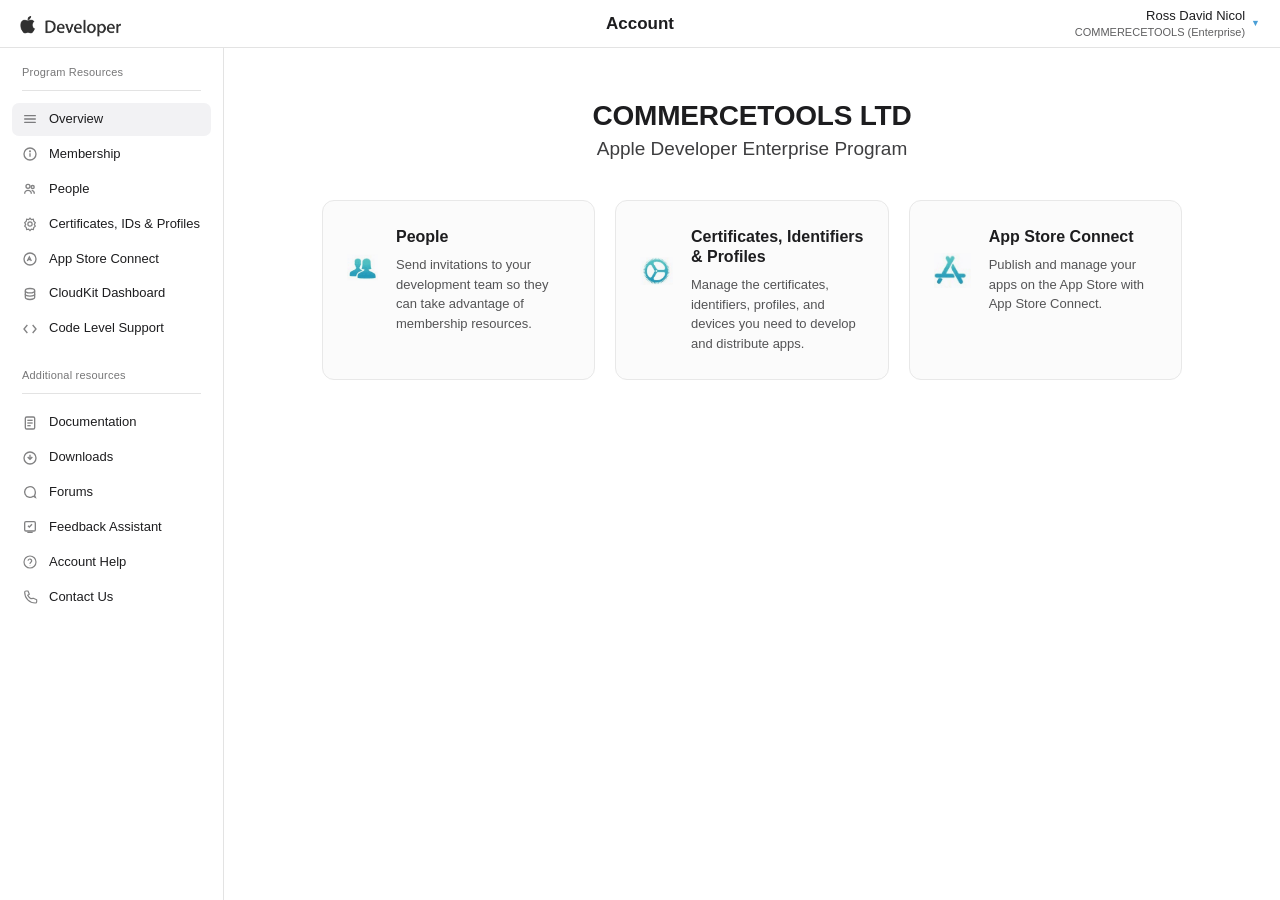
<file: index.html>
<!DOCTYPE html>
<html lang="en">
<head>
<meta charset="UTF-8" />
<meta name="viewport" content="width=device-width, initial-scale=1.0" />
<title>Account</title>
<link rel="stylesheet" href="style.css" />
</head>
<body>

  <!-- ===== TOP BAR ===== -->
  <header class="topbar">
    <div class="logo-slot" title="Your logo"></div>        <!-- red = your logo -->
    <div class="title">Account</div>
    <div class="user">
      <span>Ross David Nicol <small>COMMERECETOOLS (Enterprise) </small></span>
      <span class="chev">▼</span>
    </div>
  </header>

  <div class="shell">

    <!-- ===== SIDEBAR ===== -->
    <aside class="sidebar">
      <div class="side-group">Program Resources</div>
      <div class="side-divider"></div>

      <a class="nav-item active" href="index.html">
        <svg class="ic" viewBox="0 0 24 24" fill="none" stroke="currentColor" stroke-width="2" stroke-linecap="round"><line x1="4" y1="7" x2="20" y2="7"/><line x1="4" y1="12" x2="20" y2="12"/><line x1="4" y1="17" x2="20" y2="17"/></svg>Overview</a>
      <a class="nav-item" href="membership.html">
        <svg class="ic" viewBox="0 0 24 24" fill="none" stroke="currentColor" stroke-width="2"><circle cx="12" cy="12" r="9"/><line x1="12" y1="11" x2="12" y2="16"/><circle cx="12" cy="8" r=".6" fill="currentColor"/></svg>Membership</a>
      <a class="nav-item" href="#">
        <svg class="ic" viewBox="0 0 24 24" fill="none" stroke="currentColor" stroke-width="2"><circle cx="9" cy="8" r="3"/><circle cx="16" cy="9" r="2.3"/><path d="M4 19c0-3 2.5-5 5-5s5 2 5 5"/><path d="M14.5 14c2.2.3 4 2 4 5"/></svg>People</a>
      <a class="nav-item" href="#">
        <svg class="ic" viewBox="0 0 24 24" fill="none" stroke="currentColor" stroke-width="1.8"><path d="M12 3.2l2 2.3 3-.6.6 3 2.3 2-1.4 2.7 1.4 2.7-2.3 2-.6 3-3-.6-2 2.3-2-2.3-3 .6-.6-3-2.3-2 1.4-2.7-1.4-2.7 2.3-2 .6-3 3 .6z"/><circle cx="12" cy="12" r="3.2"/></svg>Certificates, IDs & Profiles</a>
      <a class="nav-item" href="#">
        <svg class="ic" viewBox="0 0 24 24" fill="none" stroke="currentColor" stroke-width="2"><circle cx="12" cy="12" r="9"/><path d="M8 15l3-6 3 6M9.3 13h3.4"/></svg>App Store Connect</a>
      <a class="nav-item" href="#">
        <svg class="ic" viewBox="0 0 24 24" fill="none" stroke="currentColor" stroke-width="2"><ellipse cx="12" cy="7" rx="7" ry="3.2"/><path d="M5 7v5c0 1.8 3.1 3.2 7 3.2s7-1.4 7-3.2V7"/><path d="M5 12v5c0 1.8 3.1 3.2 7 3.2s7-1.4 7-3.2v-5"/></svg>CloudKit Dashboard</a>
      <a class="nav-item" href="#">
        <svg class="ic" viewBox="0 0 24 24" fill="none" stroke="currentColor" stroke-width="2"><path d="M8 6l-5 6 5 6M16 6l5 6-5 6"/></svg>Code Level Support</a>
      
      <div class="side-space"></div>
      <div class="side-group">Additional resources</div>
      <div class="side-divider"></div>

      <a class="nav-item" href="#">
        <svg class="ic" viewBox="0 0 24 24" fill="none" stroke="currentColor" stroke-width="2"><rect x="5" y="3" width="14" height="18" rx="2"/><line x1="8" y1="8" x2="16" y2="8"/><line x1="8" y1="12" x2="16" y2="12"/><line x1="8" y1="16" x2="13" y2="16"/></svg>Documentation</a>
      <a class="nav-item" href="#">
        <svg class="ic" viewBox="0 0 24 24" fill="none" stroke="currentColor" stroke-width="2"><circle cx="12" cy="12" r="9"/><path d="M12 7v7M8.5 10.5L12 14l3.5-3.5"/></svg>Downloads</a>
      <a class="nav-item" href="#">
        <svg class="ic" viewBox="0 0 24 24" fill="none" stroke="currentColor" stroke-width="2"><path d="M20 12a8 8 0 1 0-3.2 6.4L20 20l-1.2-3A7.9 7.9 0 0 0 20 12z"/></svg>Forums</a>
      <a class="nav-item" href="#">
        <svg class="ic" viewBox="0 0 24 24" fill="none" stroke="currentColor" stroke-width="2"><rect x="4" y="4" width="16" height="14" rx="2"/><path d="M8 20h8M9 10l2 2 4-4"/></svg>Feedback Assistant</a>
      <a class="nav-item" href="#">
        <svg class="ic" viewBox="0 0 24 24" fill="none" stroke="currentColor" stroke-width="1.75" stroke-linecap="round" stroke-linejoin="round"><circle cx="12" cy="12" r="9"/><path d="M9.2 9.3a2.8 2.8 0 0 1 5.4 1c0 1.8-2.6 2.2-2.6 4"/><circle cx="12" cy="17" r=".6" fill="currentColor" stroke="none"/></svg>Account Help
     <a class="nav-item" href="#">
        <svg class="ic" viewBox="0 0 24 24" fill="none" stroke="currentColor" stroke-width="1.75" stroke-linecap="round" stroke-linejoin="round"><path d="M6 3h3l2 5-2.5 1.5a11 11 0 0 0 5 5L17 14l5 2v3a2 2 0 0 1-2 2A16 16 0 0 1 4 5a2 2 0 0 1 2-2z"/></svg>Contact Us
</a>
    </aside>

    <!-- ===== MAIN ===== -->
    <main class="main">
      <div class="page-head">
        <h1>COMMERCETOOLS LTD      </h1>
        <div class="sub">Apple Developer Enterprise Program</div>
      </div>

      <section class="cards">
        <div class="card">
          <svg xmlns="http://www.w3.org/2000/svg" xmlns:xlink="http://www.w3.org/1999/xlink" width="100" height="81" viewBox="0 0 100 81">
  <image xlink:href="[data-uri]" x="0" y="0" width="100" height="81"/>
</svg>
          <div><h3>People</h3><p>Send invitations to your development team so they can take advantage of membership resources.</p></div>
        </div>
        <div class="card">
          <svg xmlns="http://www.w3.org/2000/svg" xmlns:xlink="http://www.w3.org/1999/xlink" width="106" height="88" viewBox="0 0 106 88">
  <image xlink:href="[data-uri]" x="0" y="0" width="106" height="88"/>
</svg>
          <div><h3>Certificates, Identifiers & Profiles</h3><p>Manage the certificates, identifiers, profiles, and devices you need to develop and distribute apps.</p></div>
        </div>
        <div class="card">
         <svg xmlns="http://www.w3.org/2000/svg" xmlns:xlink="http://www.w3.org/1999/xlink" width="93" height="87" viewBox="0 0 93 87">
  <image xlink:href="[data-uri]" x="0" y="0" width="93" height="87"/>
</svg>
          <div><h3>App Store Connect</h3><p>Publish and manage your apps on the App Store with App Store Connect.</p></div>
        </div>
      </section>
    </main>

  </div>
</body>
</html>
</file>
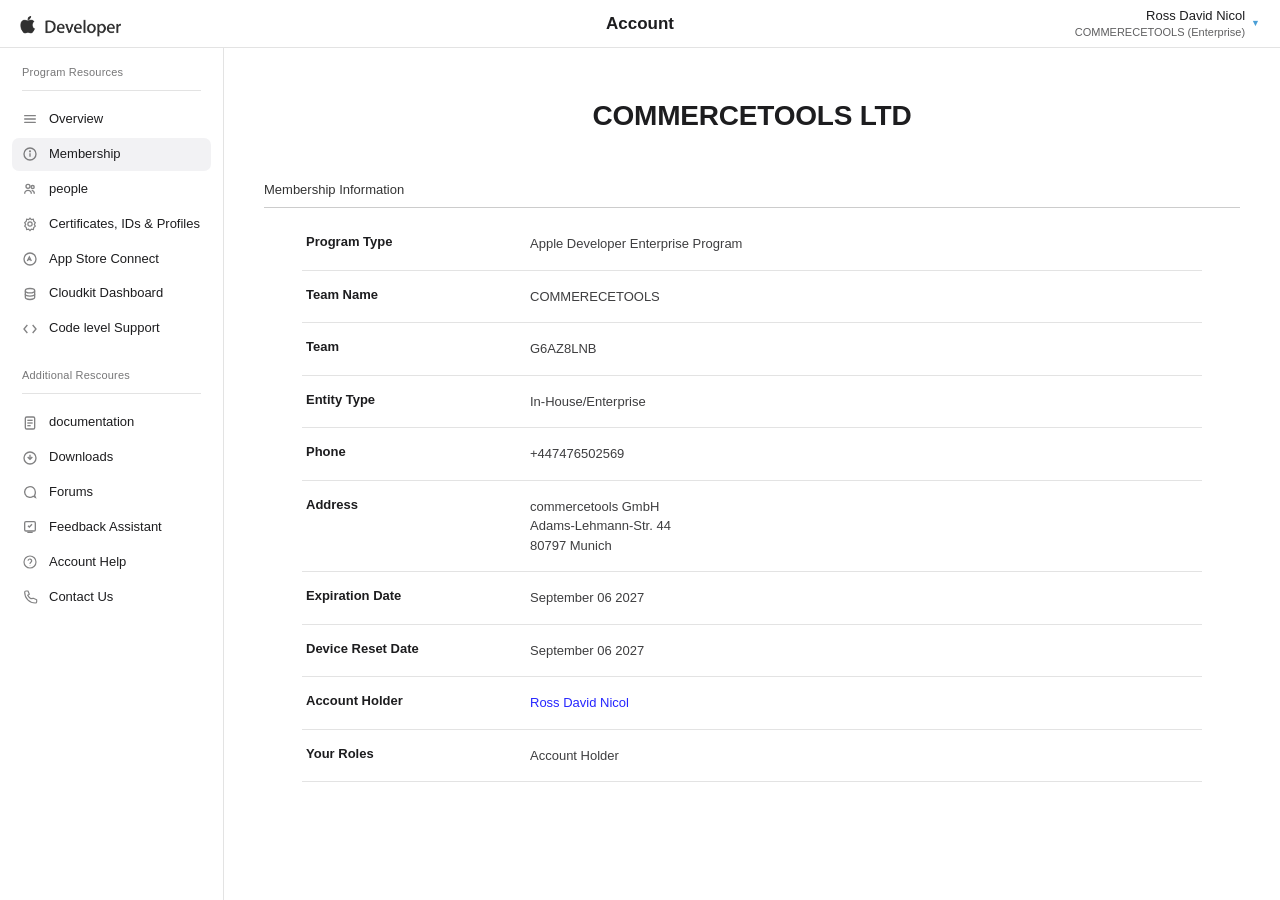
<file: membership.html>
<!DOCTYPE html>
<html lang="en">
<head>
<meta charset="UTF-8" />
<meta name="viewport" content="width=device-width, initial-scale=1.0" />
<title>Lorem Ipsum</title>
<link rel="stylesheet" href="style.css" />
</head>
<body>

  <!-- ===== TOP BAR ===== -->
  <header class="topbar">
    <div class="logo-slot" title="Your logo"></div>        <!-- red = your logo -->
    <div class="title">Account</div>
    <div class="user">
      <span>Ross David Nicol <small>COMMERECETOOLS (Enterprise)
</small></span>
      <span class="chev">▼</span>
    </div>
  </header>

  <div class="shell">

    <!-- ===== SIDEBAR (Membership active) ===== -->
    <aside class="sidebar">
      <div class="side-group">Program Resources</div>
      <div class="side-divider"></div>

      <a class="nav-item" href="index.html">
        <svg class="ic" viewBox="0 0 24 24" fill="none" stroke="currentColor" stroke-width="2" stroke-linecap="round"><line x1="4" y1="7" x2="20" y2="7"/><line x1="4" y1="12" x2="20" y2="12"/><line x1="4" y1="17" x2="20" y2="17"/></svg>Overview</a>
      <a class="nav-item active" href="membership.html">
        <svg class="ic" viewBox="0 0 24 24" fill="none" stroke="currentColor" stroke-width="2"><circle cx="12" cy="12" r="9"/><line x1="12" y1="11" x2="12" y2="16"/><circle cx="12" cy="8" r=".6" fill="currentColor"/></svg>Membership</a>
      <a class="nav-item" href="#">
        <svg class="ic" viewBox="0 0 24 24" fill="none" stroke="currentColor" stroke-width="2"><circle cx="9" cy="8" r="3"/><circle cx="16" cy="9" r="2.3"/><path d="M4 19c0-3 2.5-5 5-5s5 2 5 5"/><path d="M14.5 14c2.2.3 4 2 4 5"/></svg>people</a>
      <a class="nav-item" href="#">
        <svg class="ic" viewBox="0 0 24 24" fill="none" stroke="currentColor" stroke-width="1.8"><path d="M12 3.2l2 2.3 3-.6.6 3 2.3 2-1.4 2.7 1.4 2.7-2.3 2-.6 3-3-.6-2 2.3-2-2.3-3 .6-.6-3-2.3-2 1.4-2.7-1.4-2.7 2.3-2 .6-3 3 .6z"/><circle cx="12" cy="12" r="3.2"/></svg>Certificates, IDs & Profiles</a>
      <a class="nav-item" href="#">
        <svg class="ic" viewBox="0 0 24 24" fill="none" stroke="currentColor" stroke-width="2"><circle cx="12" cy="12" r="9"/><path d="M8 15l3-6 3 6M9.3 13h3.4"/></svg>App Store Connect</a>
      <a class="nav-item" href="#">
        <svg class="ic" viewBox="0 0 24 24" fill="none" stroke="currentColor" stroke-width="2"><ellipse cx="12" cy="7" rx="7" ry="3.2"/><path d="M5 7v5c0 1.8 3.1 3.2 7 3.2s7-1.4 7-3.2V7"/><path d="M5 12v5c0 1.8 3.1 3.2 7 3.2s7-1.4 7-3.2v-5"/></svg>Cloudkit Dashboard</a>
      <a class="nav-item" href="#">
        <svg class="ic" viewBox="0 0 24 24" fill="none" stroke="currentColor" stroke-width="2"><path d="M8 6l-5 6 5 6M16 6l5 6-5 6"/></svg>Code level Support</a>

      <div class="side-space"></div>
      <div class="side-group">Additional Rescoures</div>
      <div class="side-divider"></div>

      <a class="nav-item" href="#">
        <svg class="ic" viewBox="0 0 24 24" fill="none" stroke="currentColor" stroke-width="2"><rect x="5" y="3" width="14" height="18" rx="2"/><line x1="8" y1="8" x2="16" y2="8"/><line x1="8" y1="12" x2="16" y2="12"/><line x1="8" y1="16" x2="13" y2="16"/></svg>documentation</a>
      <a class="nav-item" href="#">
        <svg class="ic" viewBox="0 0 24 24" fill="none" stroke="currentColor" stroke-width="2"><circle cx="12" cy="12" r="9"/><path d="M12 7v7M8.5 10.5L12 14l3.5-3.5"/></svg>Downloads</a>
      <a class="nav-item" href="#">
        <svg class="ic" viewBox="0 0 24 24" fill="none" stroke="currentColor" stroke-width="2"><path d="M20 12a8 8 0 1 0-3.2 6.4L20 20l-1.2-3A7.9 7.9 0 0 0 20 12z"/></svg>Forums</a>
      <a class="nav-item" href="#">
        <svg class="ic" viewBox="0 0 24 24" fill="none" stroke="currentColor" stroke-width="2"><rect x="4" y="4" width="16" height="14" rx="2"/><path d="M8 20h8M9 10l2 2 4-4"/></svg>Feedback Assistant</a>
      <a class="nav-item" href="#">
        <svg class="ic" viewBox="0 0 24 24" fill="none" stroke="currentColor" stroke-width="1.75" stroke-linecap="round" stroke-linejoin="round"><circle cx="12" cy="12" r="9"/><path d="M9.2 9.3a2.8 2.8 0 0 1 5.4 1c0 1.8-2.6 2.2-2.6 4"/><circle cx="12" cy="17" r=".6" fill="currentColor" stroke="none"/></svg>Account Help
     <a class="nav-item" href="#">
        <svg class="ic" viewBox="0 0 24 24" fill="none" stroke="currentColor" stroke-width="1.75" stroke-linecap="round" stroke-linejoin="round"><path d="M6 3h3l2 5-2.5 1.5a11 11 0 0 0 5 5L17 14l5 2v3a2 2 0 0 1-2 2A16 16 0 0 1 4 5a2 2 0 0 1 2-2z"/></svg>Contact Us</a>
    </aside>

    <!-- ===== MAIN (details table) ===== -->
    <main class="main">
      <div class="page-head">
        <h1>COMMERCETOOLS LTD</h1>
              </div>
<div class="section-heading">
    Membership Information
</div>
     <section class="details">
        <div class="row"><div class="label">Program Type</div><div class="value">Apple Developer Enterprise Program</div></div>
        <div class="row"><div class="label">Team Name</div><div class="value">COMMERECETOOLS</div></div>
         <div class="row"><div class="label">Team</div><div class="value">G6AZ8LNB</div></div>
        <div class="row"><div class="label">Entity Type</div><div class="value">In-House/Enterprise</div></div>
        <div class="row"><div class="label">Phone</div><div class="value">+447476502569</div></div>
        <div class="row"><div class="label">Address</div><div class="value">commercetools GmbH<br>Adams-Lehmann-Str. 44<br>80797 Munich</div></div>
        <div class="row"><div class="label">Expiration Date</div><div class="value">September 06 2027</div></div>
        <div class="row"><div class="label">Device Reset Date</div><div class="value">September 06 2027</div></div>
        <div class="row"><div class="label">Account Holder</div><div class="value blue-text">Ross David Nicol</div></div>
        <div class="row"><div class="label">Your Roles</div><div class="value">Account Holder</div></div>
      </section>
    </main>

  </div>
</body>
</html>
</file>
<file: style.css>
/* ===================================================================
   Shared styles — one font, one text color everywhere.
   Change the two tokens below to restyle the whole site.
=================================================================== */
:root{
  --logo:url('logo.png');       /* your logo */
  --text:#1d1d1f;               /* SINGLE text color — used for all text */
  --font:-apple-system,BlinkMacSystemFont,"SF Pro Text","Helvetica Neue",Arial,sans-serif;  /* SINGLE font */
  --blue:#4a9fd6;               /* icon tint only (not text) */
  --line:#e3e3e3;
  --sidebar-sel:#f2f2f4;
  --card-bg:#fbfbfb;
  --card-line:#e8e8e8;
}

*{box-sizing:border-box;margin:0;padding:0;}
html,body{height:100%;}
body{font-family:var(--font);color:var(--text);background:#fff;-webkit-font-smoothing:antialiased;font-size:14px;}

/* every text element inherits the one color + one font */
h1,h2,h3,p,a,span,div,th,td{color:var(--text);font-family:var(--font);}
a{text-decoration:none;}
a:focus-visible,.nav-item:focus-visible{outline:2px solid var(--blue);outline-offset:2px;border-radius:7px;}

/* ===== TOP BAR ===== */
.topbar{position:relative;display:flex;align-items:center;justify-content:space-between;
  height:48px;padding:0 20px;border-bottom:1px solid var(--line);}   /* bar height — keep a bit taller than logo */
.logo-slot{width:116px;height:30px;border-radius:4px;background:transparent;         /* logo size — change these two numbers */
  background-image:var(--logo);background-size:contain;background-repeat:no-repeat;background-position:left center;}
.topbar .title{position:absolute;left:50%;transform:translateX(-50%);font-size:17px;font-weight:600;}
.user{font-size:13px;display:flex;align-items:center;gap:6px;text-align:right;line-height:1.3;}
.user small{font-size:11px;opacity:.7;display:block;}
.user .chev{font-size:9px;color:#4a9fd6;}

/* ===== LAYOUT ===== */
.shell{display:flex;min-height:calc(100vh - 48px);}

/* ===== SIDEBAR ===== */
.sidebar{width:224px;flex-shrink:0;border-right:1px solid var(--line);padding:18px 12px;}
.side-group{font-size:11px;opacity:.6;padding:0 10px 8px;letter-spacing:.2px;}
.side-divider{height:1px;background:var(--line);margin:4px 10px 12px;}
.nav-item{display:flex;align-items:center;gap:11px;padding:8px 10px;border-radius:7px;
  font-size:13px;line-height:1.3;margin-bottom:2px;transition:background .12s ease;}
.nav-item:hover{background:#f7f7f8;}
.nav-item.active{background:var(--sidebar-sel);font-weight:500;}
.nav-item .ic{width:16px;height:16px;flex-shrink:0;opacity:.55;}
.side-space{height:22px;}

/* ===== MAIN ===== */
.main{flex:1;padding:44px 40px;}
.page-head{text-align:center;margin:8px 0 40px;}
.page-head h1{font-size:28px;font-weight:600;letter-spacing:-.2px;margin-bottom:6px;}
.page-head .sub{font-size:19px;font-weight:400;opacity:.85;}

/* ===== OVERVIEW CARDS ===== */
.cards{display:grid;grid-template-columns:repeat(3,minmax(0,1fr));gap:20px;max-width:860px;margin:0 auto;}
.card{background:var(--card-bg);border:1px solid var(--card-line);border-radius:12px;padding:26px 24px;
  display:flex;gap:18px;align-items:flex-start;transition:border-color .15s ease,box-shadow .15s ease;}
.card:hover{border-color:#d9d9db;box-shadow:0 1px 6px rgba(0,0,0,.05);}
.card .icon{flex-shrink:0;width:56px;height:56px;color:var(--blue);}
.card h3{font-size:16px;font-weight:600;margin-bottom:8px;line-height:1.25;}
.card p{font-size:13px;line-height:1.5;opacity:.75;}

/* ===== DETAILS TABLE (page 2) ===== */

.details{max-width:900px;margin:0 auto;}
.row{display:grid;grid-template-columns:200px 1fr;gap:24px;padding:16px 4px;border-bottom:1px solid var(--line);}
.row .label{font-weight:600;font-size:13px;}
.row .value{font-size:13px;line-height:1.5;opacity:.85;}
.blue-text {
    color: blue;
}
.section-heading {
    border-bottom: 1px solid #ccc;
    padding: 10px 0;
    margin-bottom: 10px;
    margin-left: 0;
    font-size: 13px;
    color: #333;
}
@media(prefers-reduced-motion:reduce){*{transition:none!important;}}
@media(max-width:820px){
  .cards{grid-template-columns:1fr;}
  .sidebar{display:none;}
  .main{padding:28px 20px;}
  .row{grid-template-columns:1fr;gap:4px;}
}
</file>
